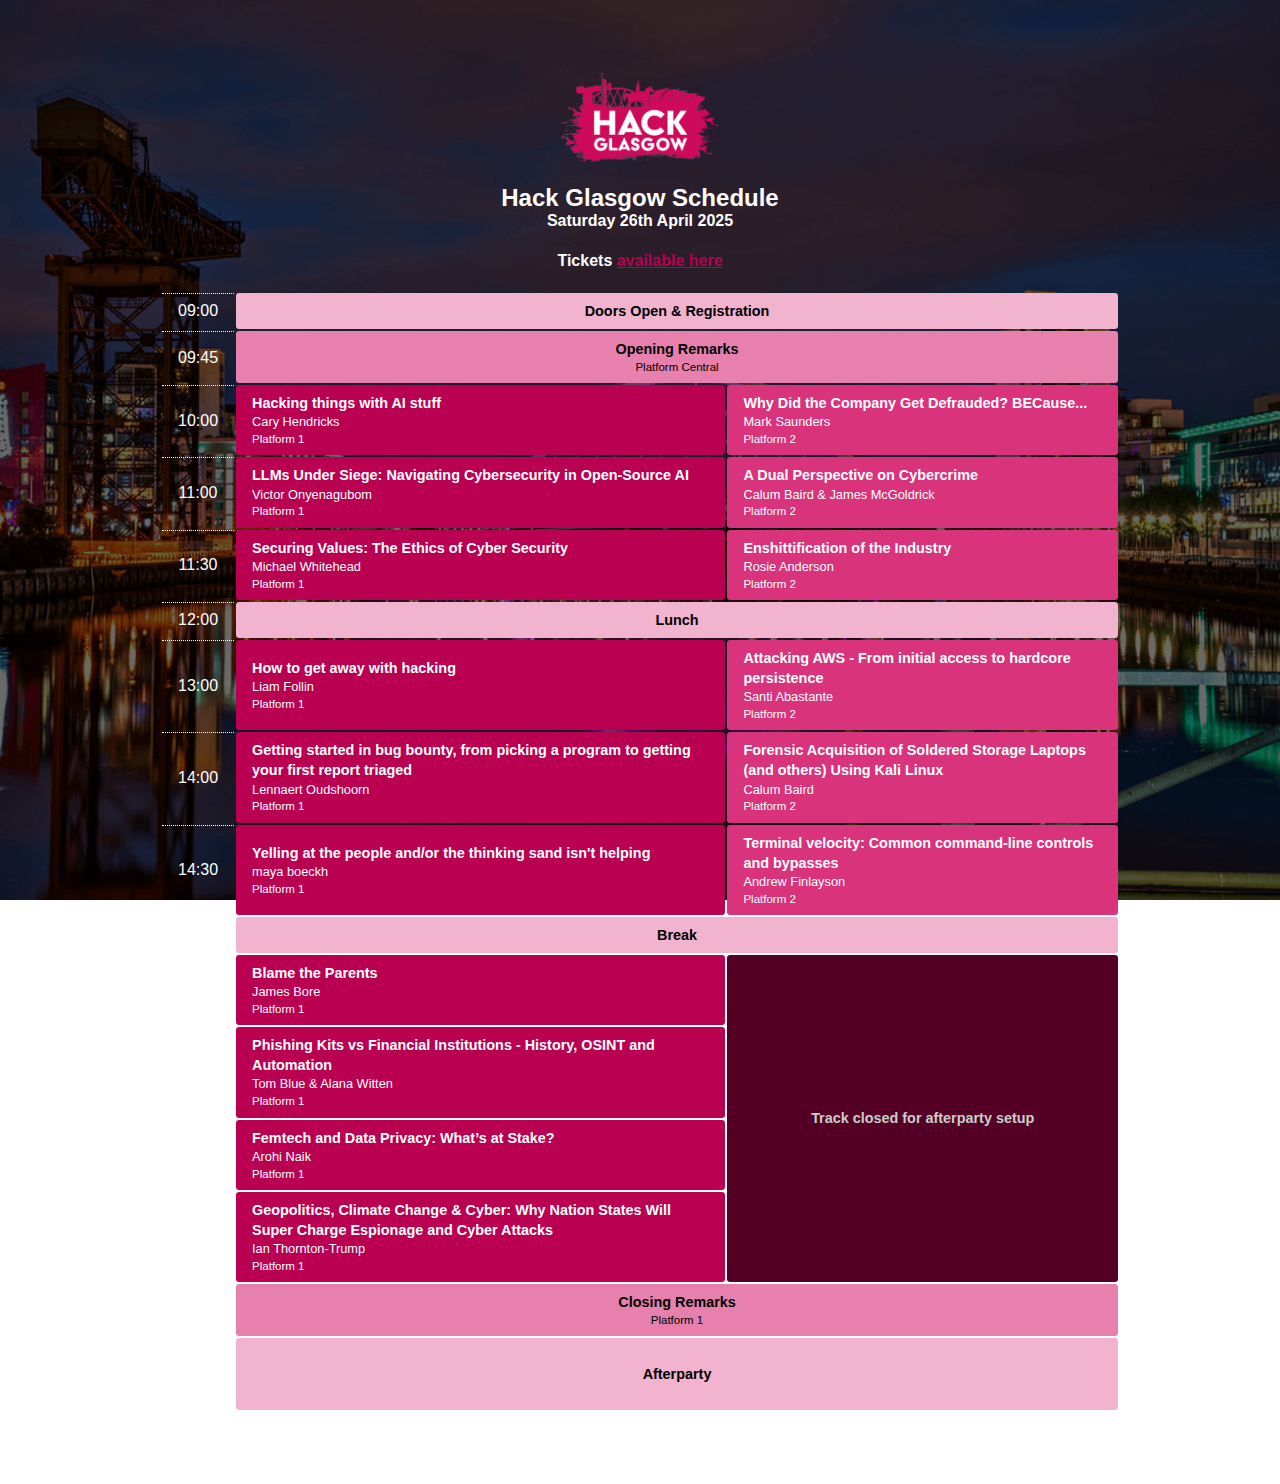
<file: index.html>
<!DOCTYPE html>
<html>
<head>
	<meta charset="utf-8">
	<meta name="viewport" content="width=device-width, initial-scale=1">
	<title>Hack Glasgow 2025 Schedule</title>
	<link rel="stylesheet" href="styles.css">
</head>
<body>
	<img class="hg-logo" src="logo.png">
	<h2>Hack Glasgow Schedule</h2>
	<h4>Saturday 26th April 2025</h4>
	<h4>Tickets <a href="https://hackglasgow.live">available here</a></h4>
	<table>
		<body>
			<tr>
				<th>09:00</th>
				<td colspan="4" rowspan="1" class="platform-general">Doors Open &amp; Registration</td>
			</tr>
			<tr>
				<th>09:45</th>
				<td colspan="4" class="platform-central">Opening Remarks<span class="stage">Platform Central</span></td>
			<tr>
				<th>10:00</th>
				<td colspan="2" rowspan="1" class="platform-one">Hacking things with AI stuff<span class="speaker">Cary Hendricks</span><span class="stage">Platform 1</span></td>
				<td colspan="2" rowspan="1" class="platform-two">Why Did the Company Get Defrauded? BECause...<span class="speaker">Mark Saunders</span><span class="stage">Platform 2</span></td>
			</tr>
			<tr>
				<th>11:00</th>
				<td colspan="2" class="platform-one">LLMs Under Siege: Navigating Cybersecurity in Open-Source AI<span class="speaker">Victor Onyenagubom</span><span class="stage">Platform 1</span></td>
				<td colspan="2" class="platform-two">A Dual Perspective on Cybercrime<span class="speaker">Calum Baird &amp; James McGoldrick</span><span class="stage">Platform 2</span></td>
			</tr>
			<tr>
				<th>11:30</th>
				<td colspan="2" class="platform-one">Securing Values: The Ethics of Cyber Security<span class="speaker">Michael Whitehead</span><span class="stage">Platform 1</span></td>
				<td colspan="2" class="platform-two">Enshittification of the Industry<span class="speaker">Rosie Anderson</span><span class="stage">Platform 2</span></td>
			</tr>
			<tr>
				<th>12:00</th>
				<td colspan="4" rowspan="1" class="platform-general">Lunch</td>
			</tr>
			<tr>
				<th>13:00</th>
				<td colspan="2" rowspan="1" class="platform-one">How to get away with hacking<span class="speaker">Liam Follin</span><span class="stage">Platform 1</span></td>
				<td colspan="2" rowspan="1" class="platform-two">Attacking AWS - From initial access to hardcore persistence<span class="speaker">Santi Abastante</span><span class="stage">Platform 2</span></td>
			</tr>
			<tr>
				<th>14:00</th>
				<td colspan="2" class="platform-one">Getting started in bug bounty, from picking a program to getting your first report triaged<span class="speaker">Lennaert Oudshoorn</span><span class="stage">Platform 1</span></td>
				<td colspan="2" class="platform-two">Forensic Acquisition of Soldered Storage Laptops (and others) Using Kali Linux<span class="speaker">Calum Baird</span><span class="stage">Platform 2</span></td>
			</tr>
			<tr>
				<th>14:30</th>
				<td colspan="2" class="platform-one">Yelling at the people and/or the thinking sand isn't helping<span class="speaker">maya boeckh</span><span class="stage">Platform 1</span></td>
				<td colspan="2" class="platform-two">Terminal velocity: Common command-line controls and bypasses<span class="speaker">Andrew Finlayson</span><span class="stage">Platform 2</span></td>
			</tr>
			<tr>
				<th>15:00</th>
				<td colspan="4" rowspan="1" class="platform-general">Break</td>
			</tr>
			<tr>
				<th>15:30</th>
				<td colspan="2" rowspan="1" class="platform-one">Blame the Parents<span class="speaker">James Bore</span><span class="stage">Platform 1</span></td>
				<td colspan="2" rowspan="4" class="platform-closed">Track closed for afterparty setup</td>
			</tr>
			<tr>
				<th>16:00</th>
				<td colspan="2" class="platform-one">Phishing Kits vs Financial Institutions - History, OSINT and Automation<span class="speaker">Tom Blue & Alana Witten</span><span class="stage">Platform 1</span></td>
			</tr>
			<tr>
				<th>16:30</th>
				<td colspan="2" class="platform-one">Femtech and Data Privacy: What’s at Stake?<span class="speaker">Arohi Naik</span><span class="stage">Platform 1</span></td>
			</tr>
			<tr>
				<th>17:00</th>
				<td colspan="2" rowspan="1" class="platform-one">Geopolitics, Climate Change & Cyber: Why Nation States Will Super Charge Espionage and Cyber Attacks<span class="speaker">Ian Thornton-Trump</span><span class="stage">Platform 1</span></td>
			</tr>
			<tr>
				<th>18:00</th>
				<td colspan="4" class="platform-central">Closing Remarks<span class="stage">Platform 1</span></td>
			</tr>
			<tr>
				<th>18:15</th>
				<td colspan="4" rowspan="2" class="platform-general">Afterparty</td>
			</tr>
			<tr>
				<th>00:00</th>
			</tr>
		</body>
	</table>
</body>
</html>
</file>
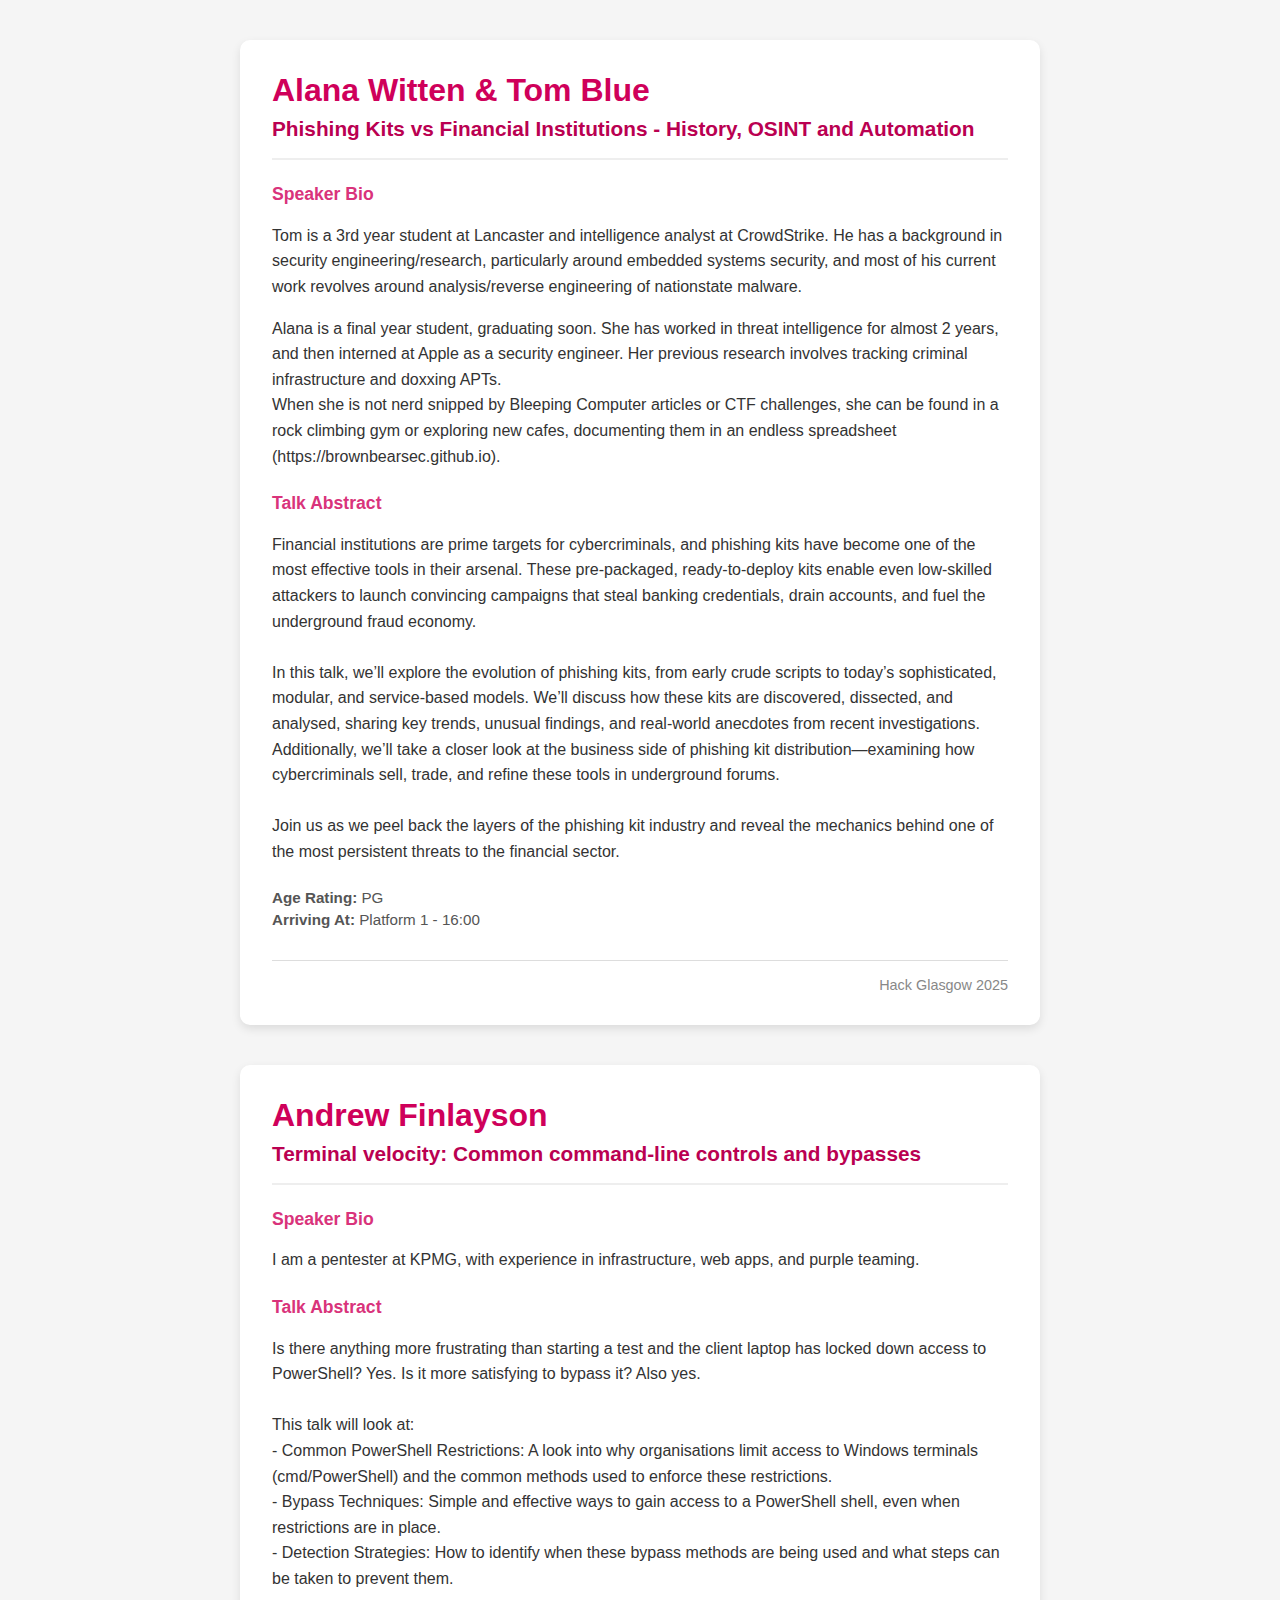
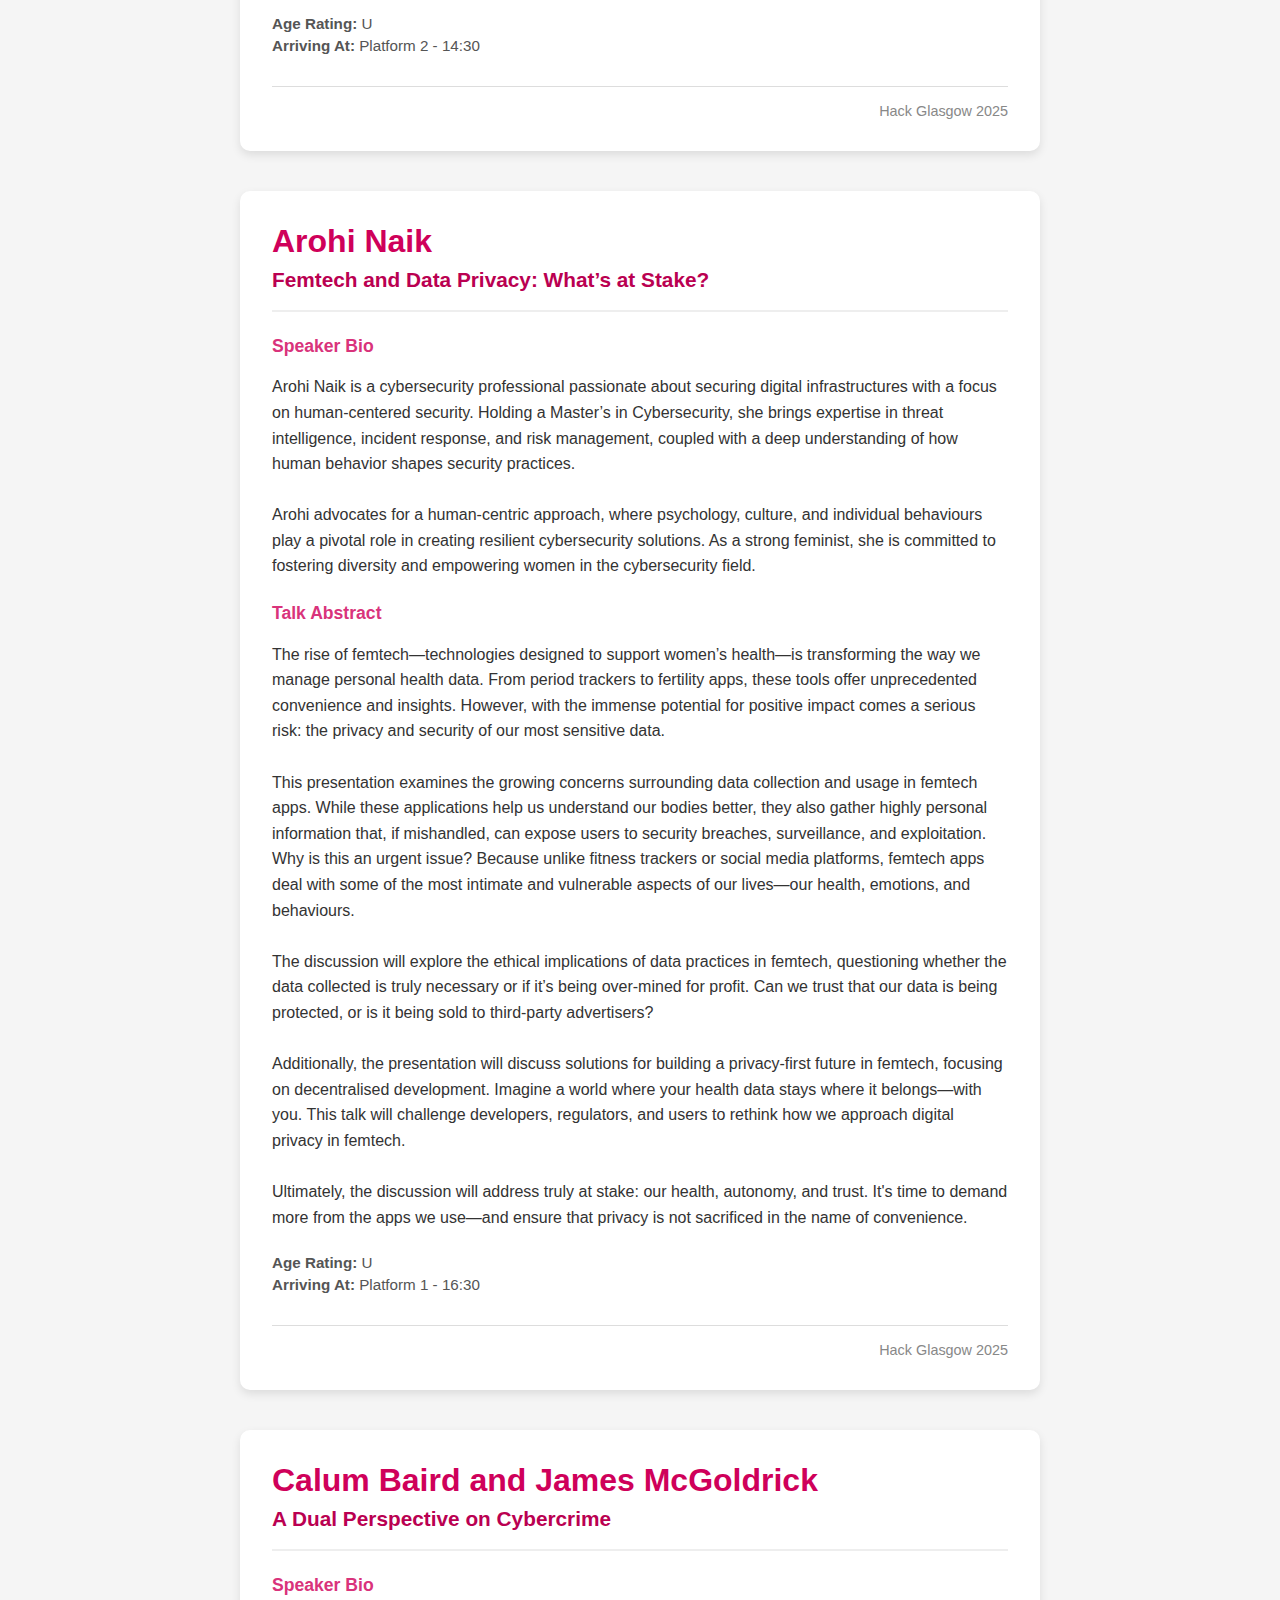
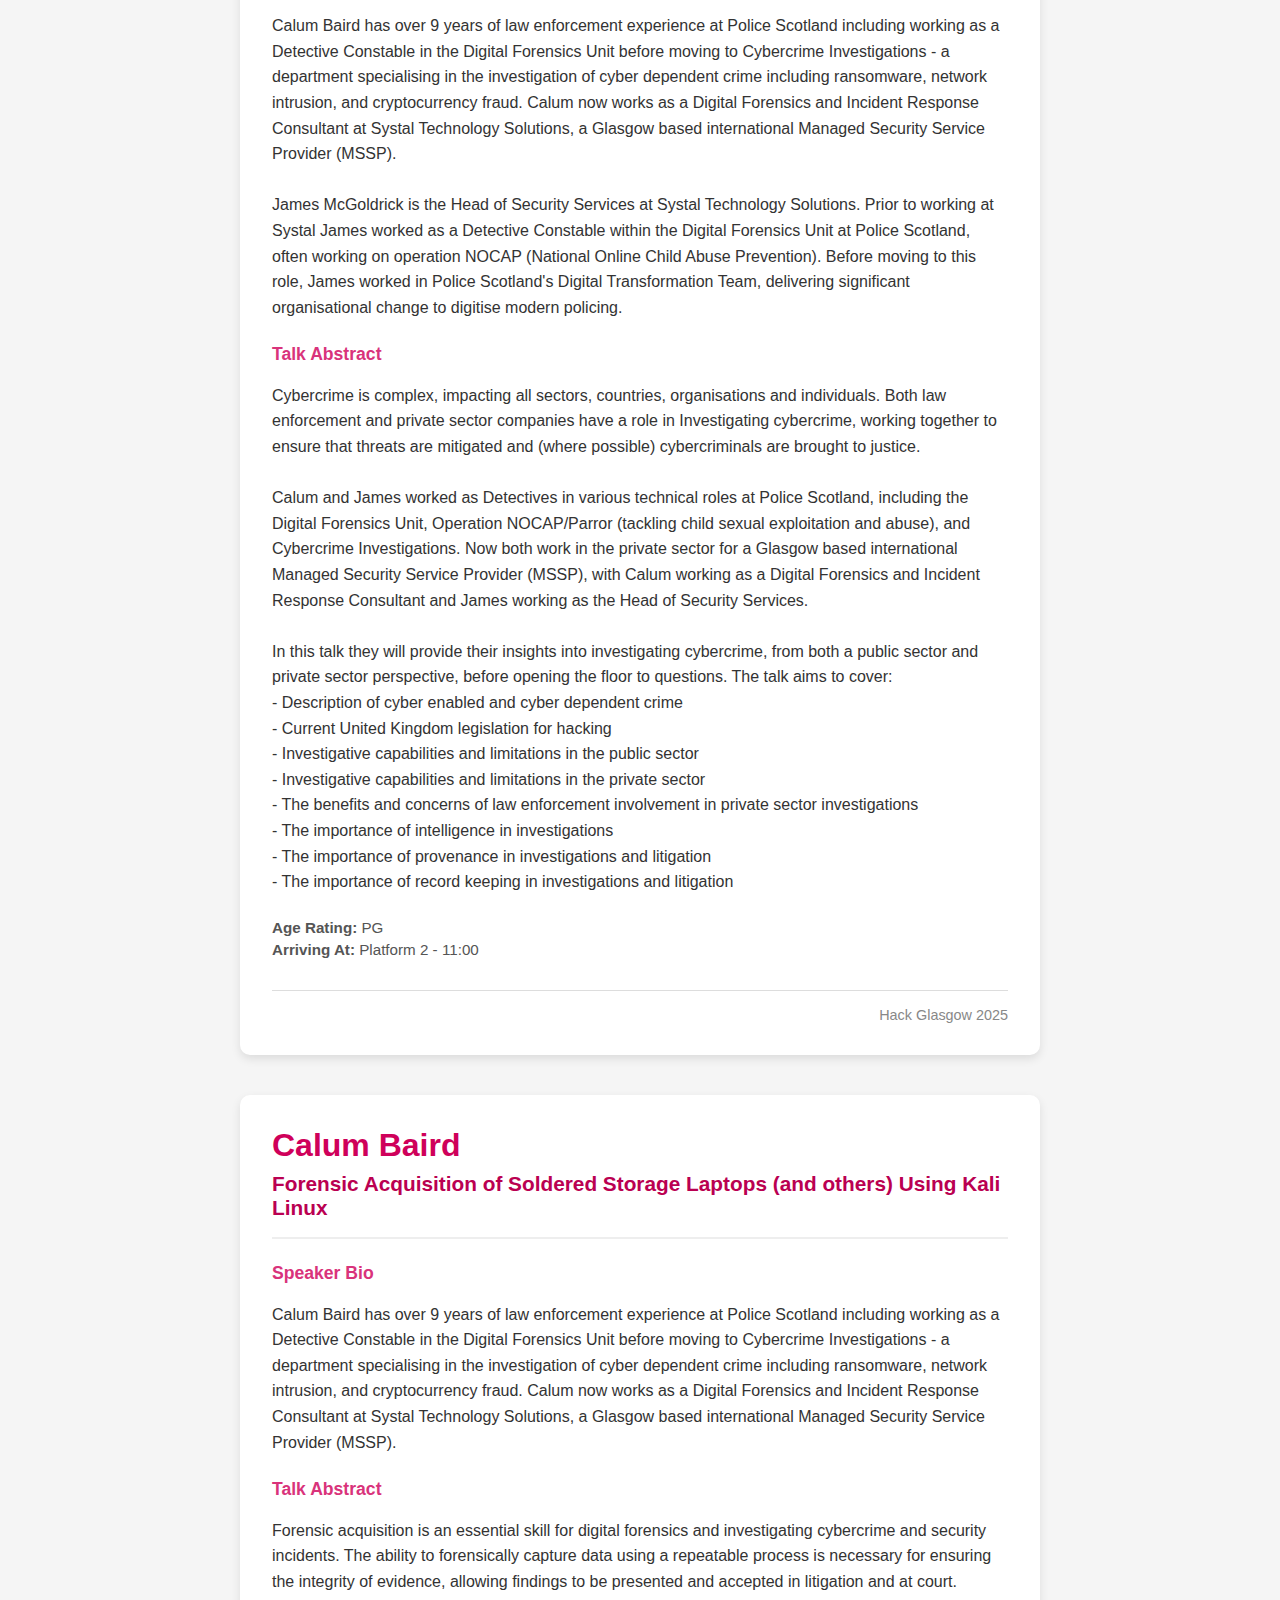
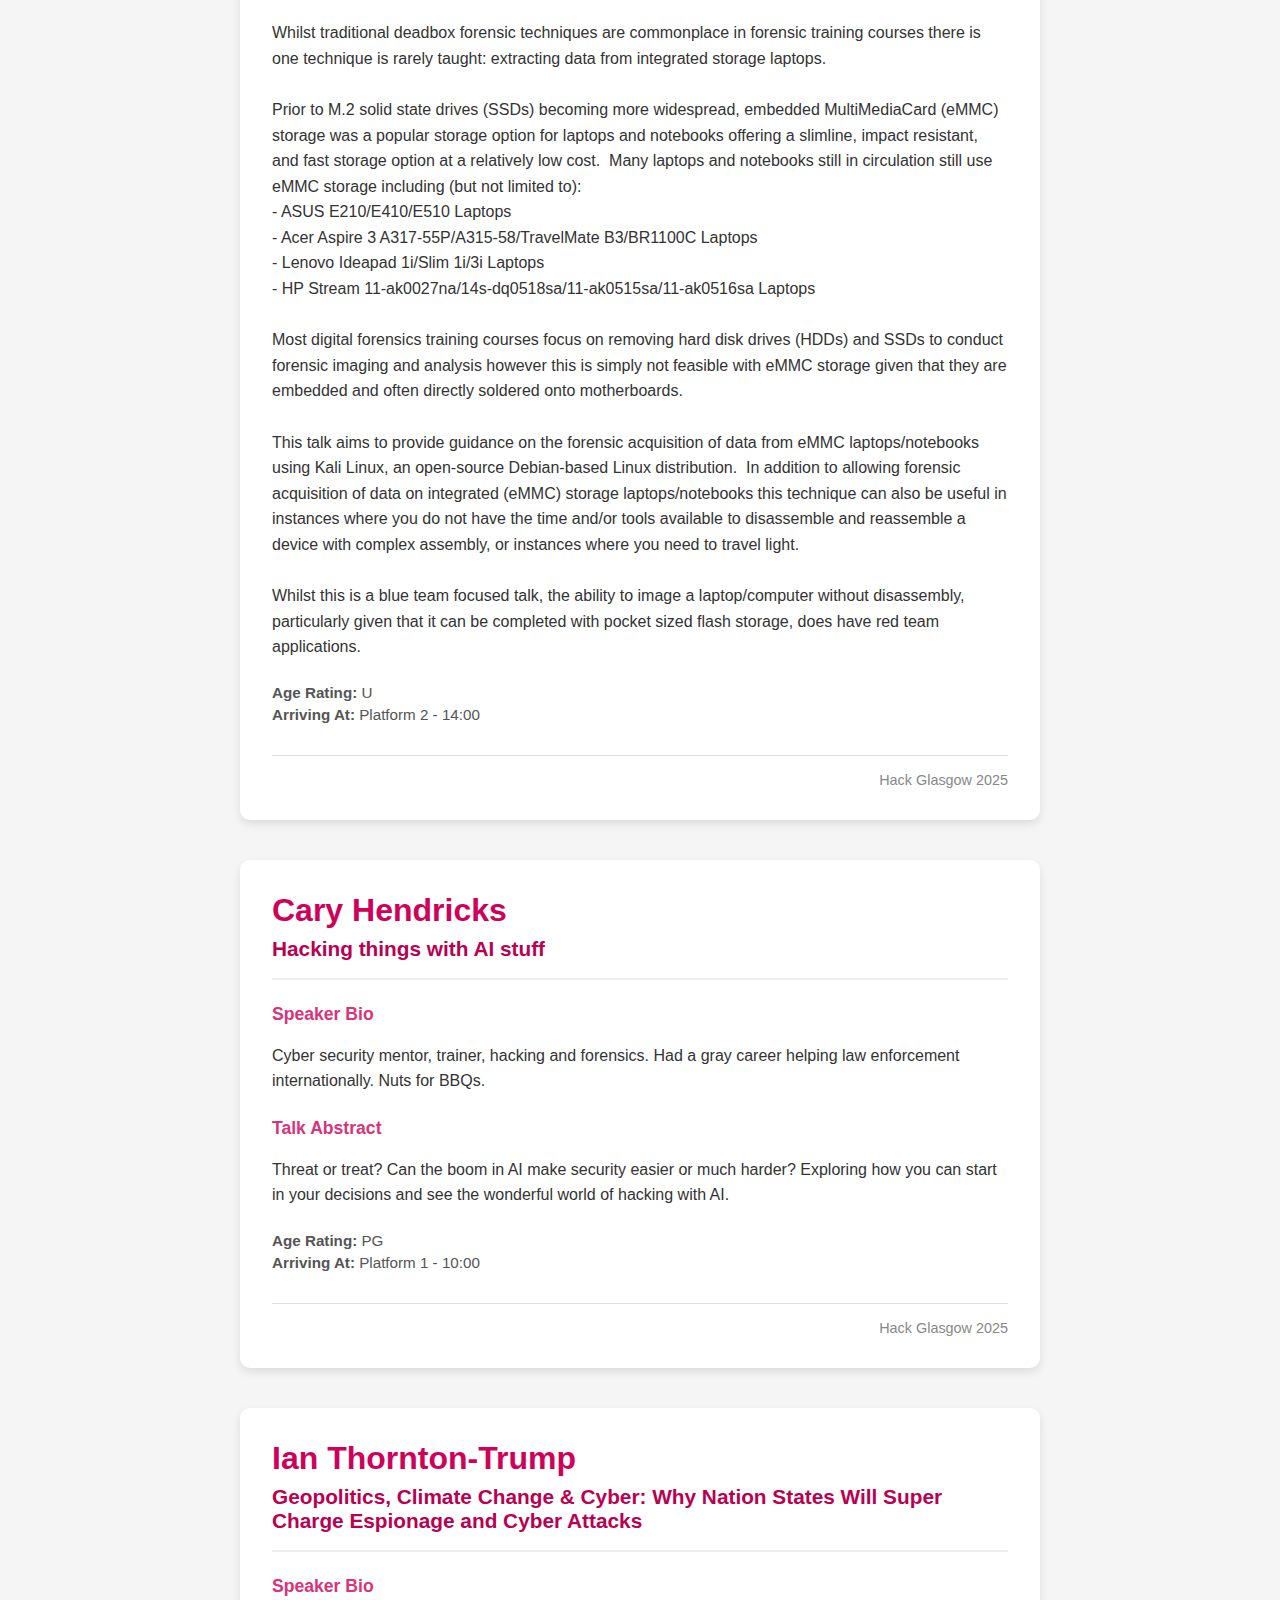
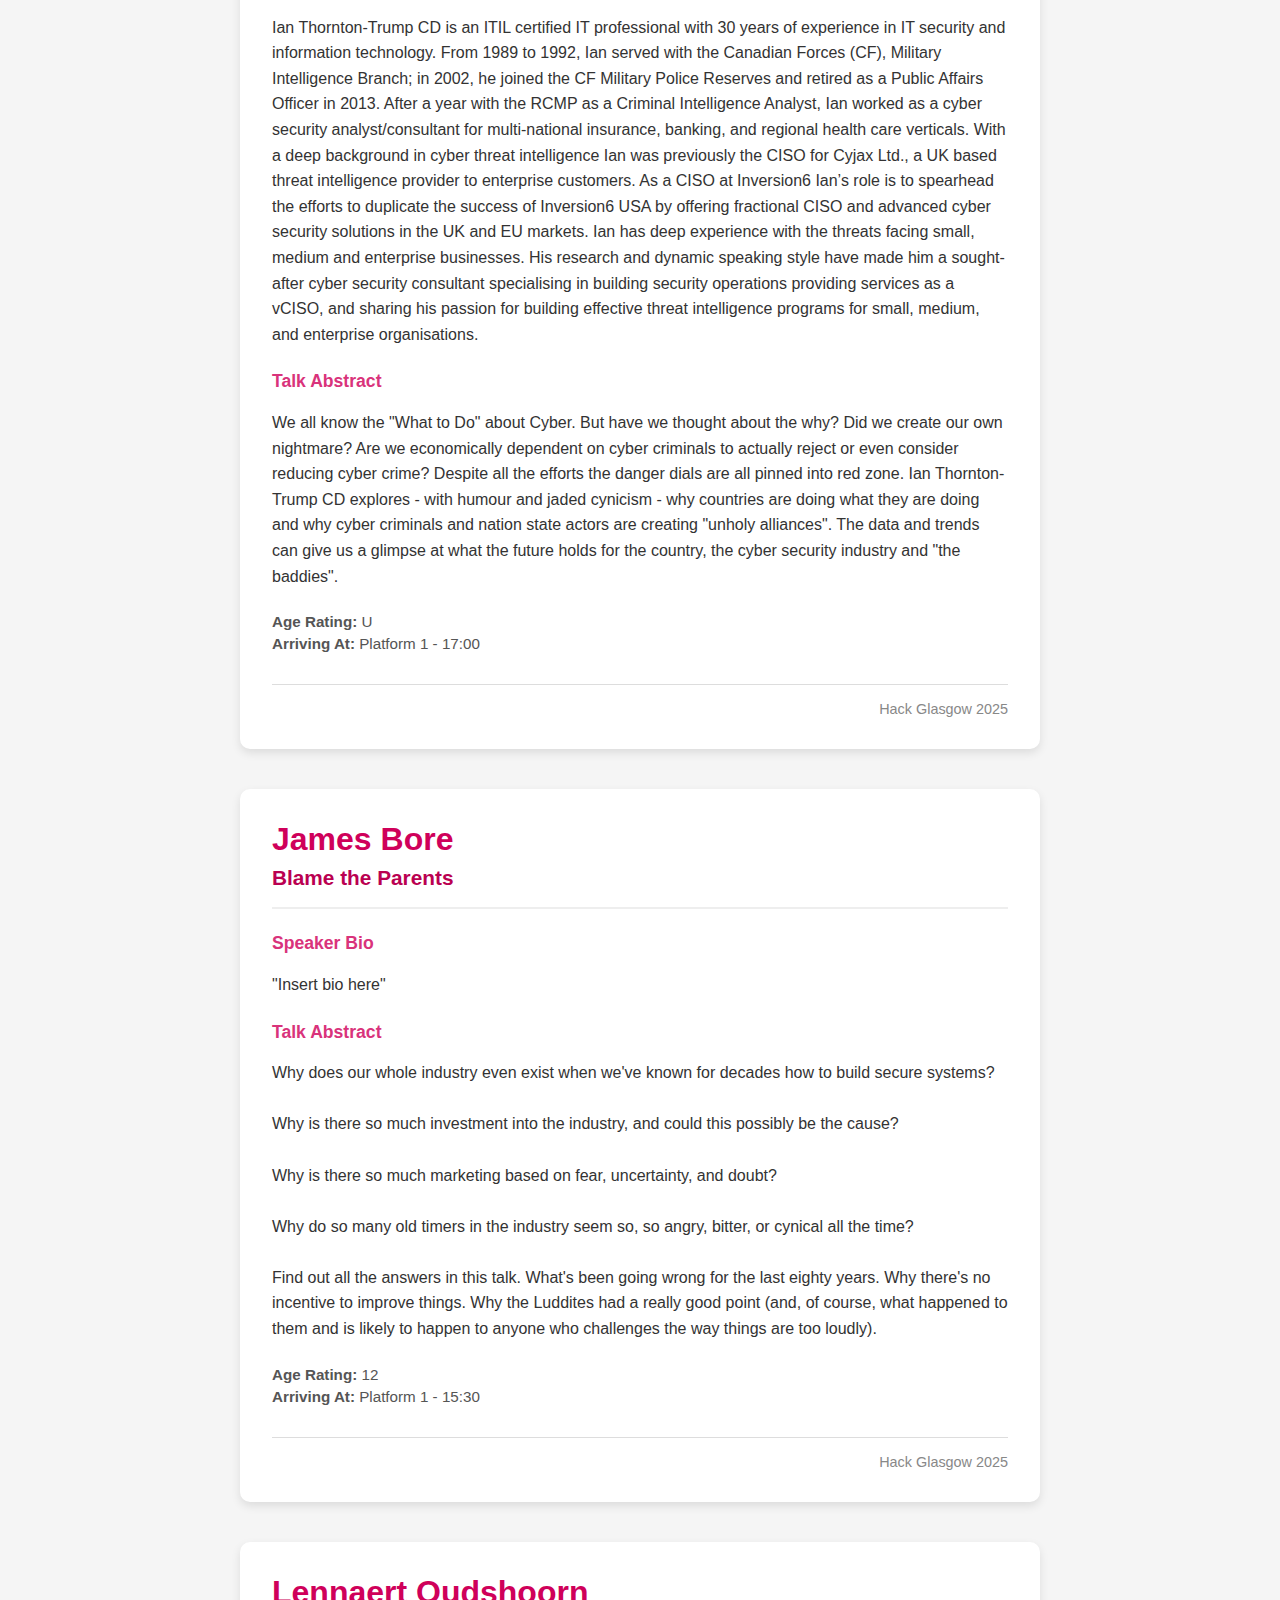
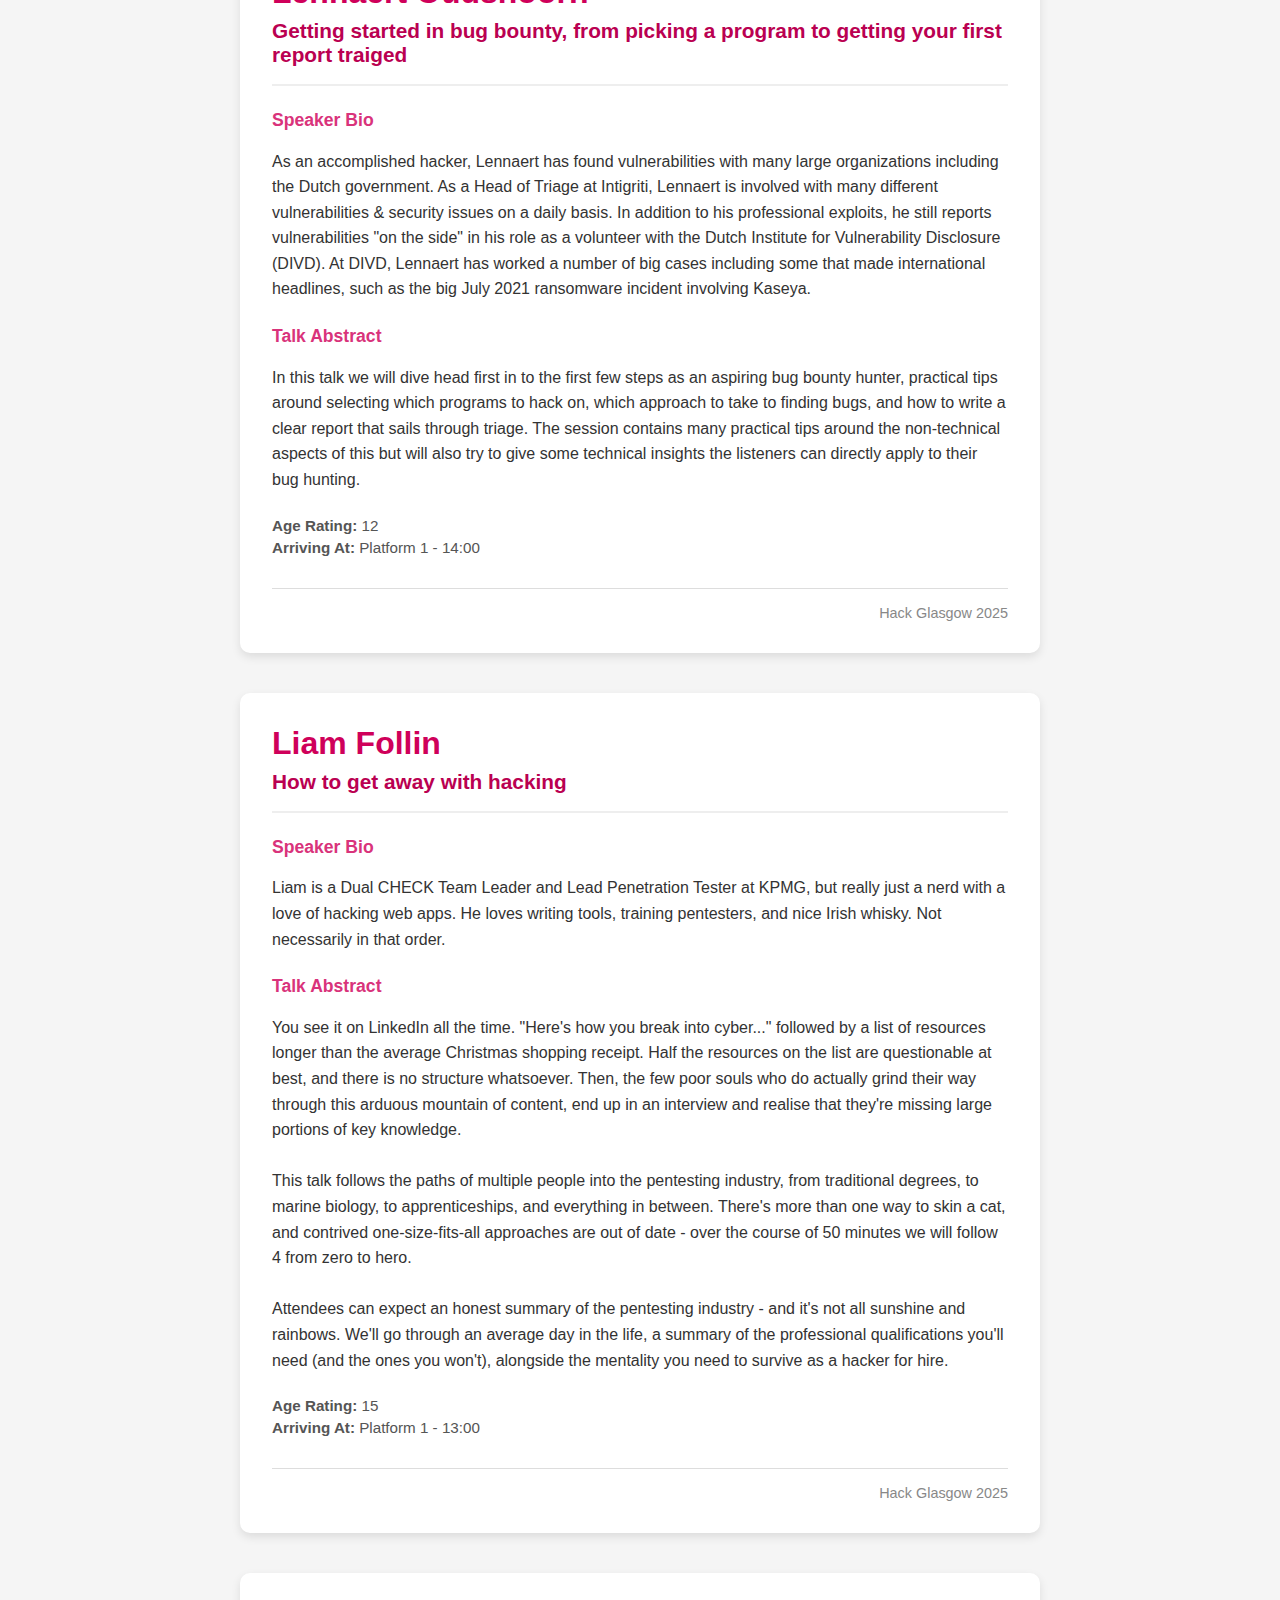
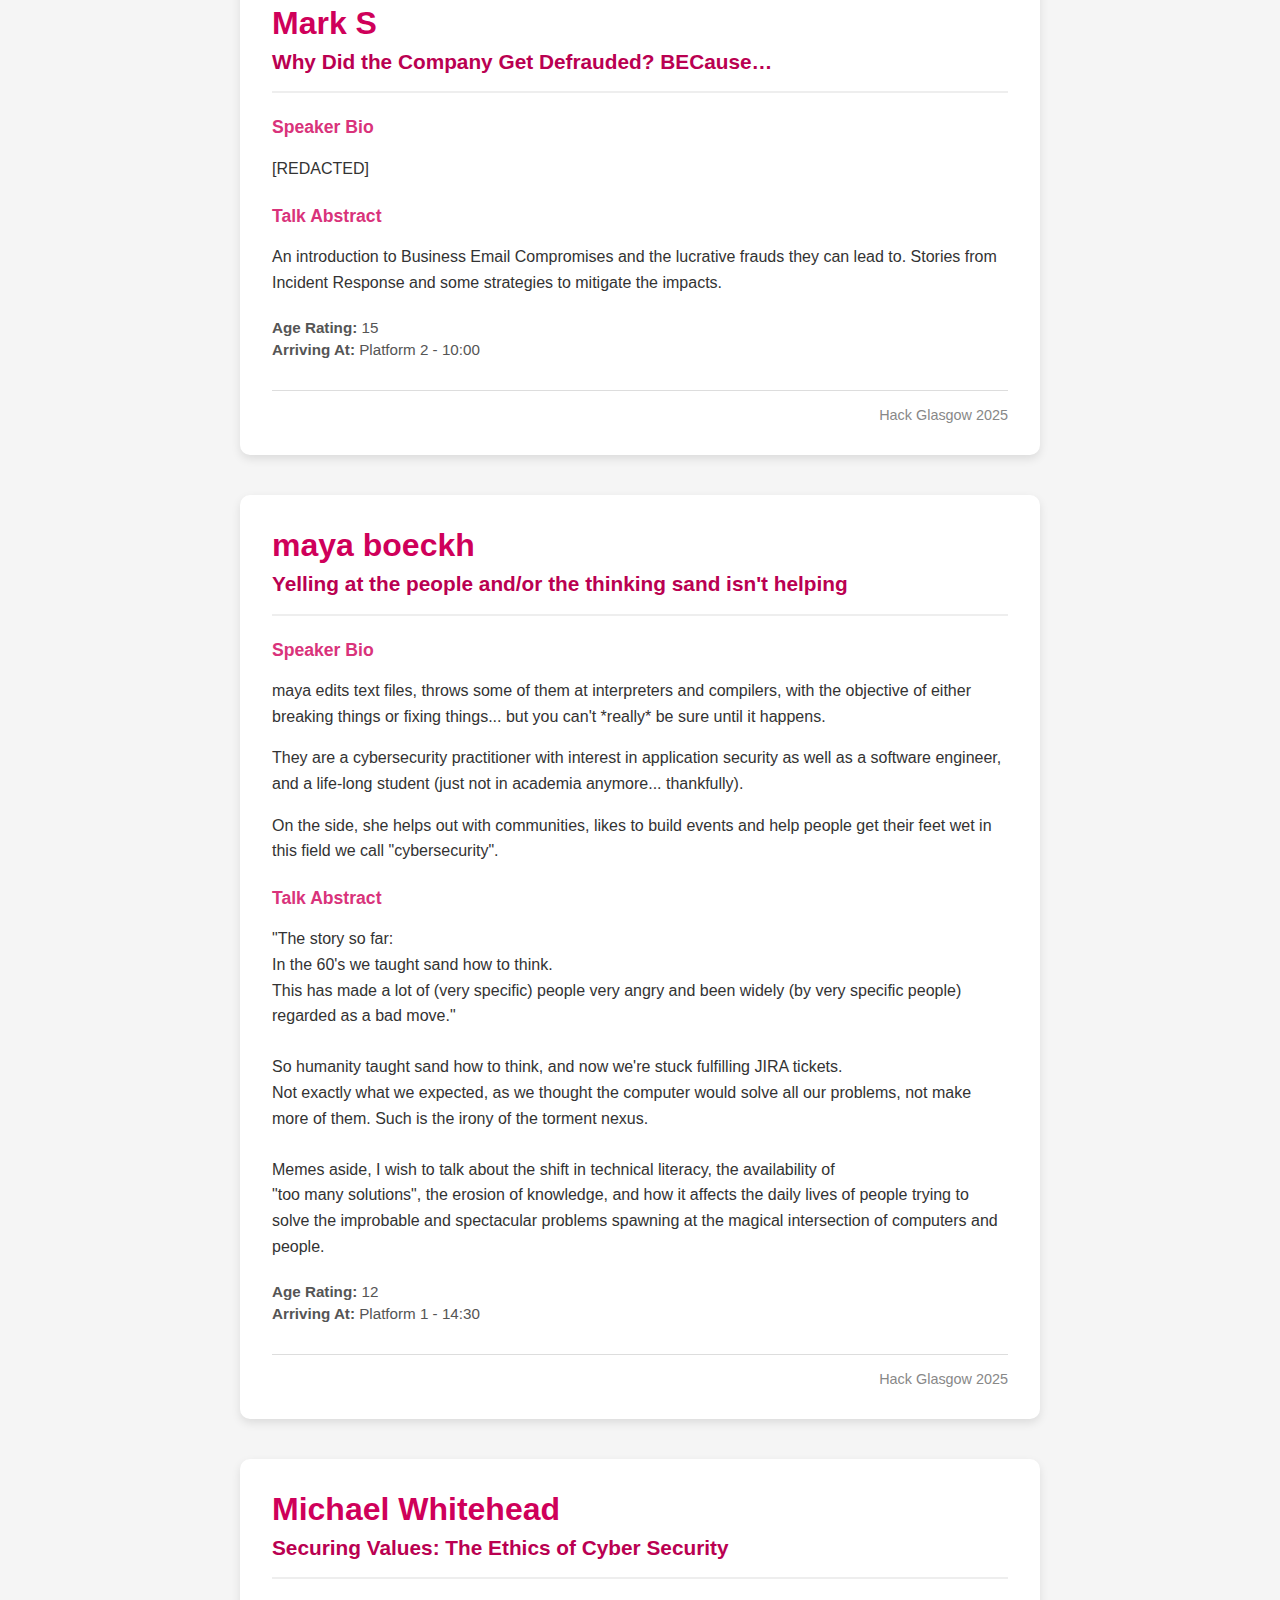
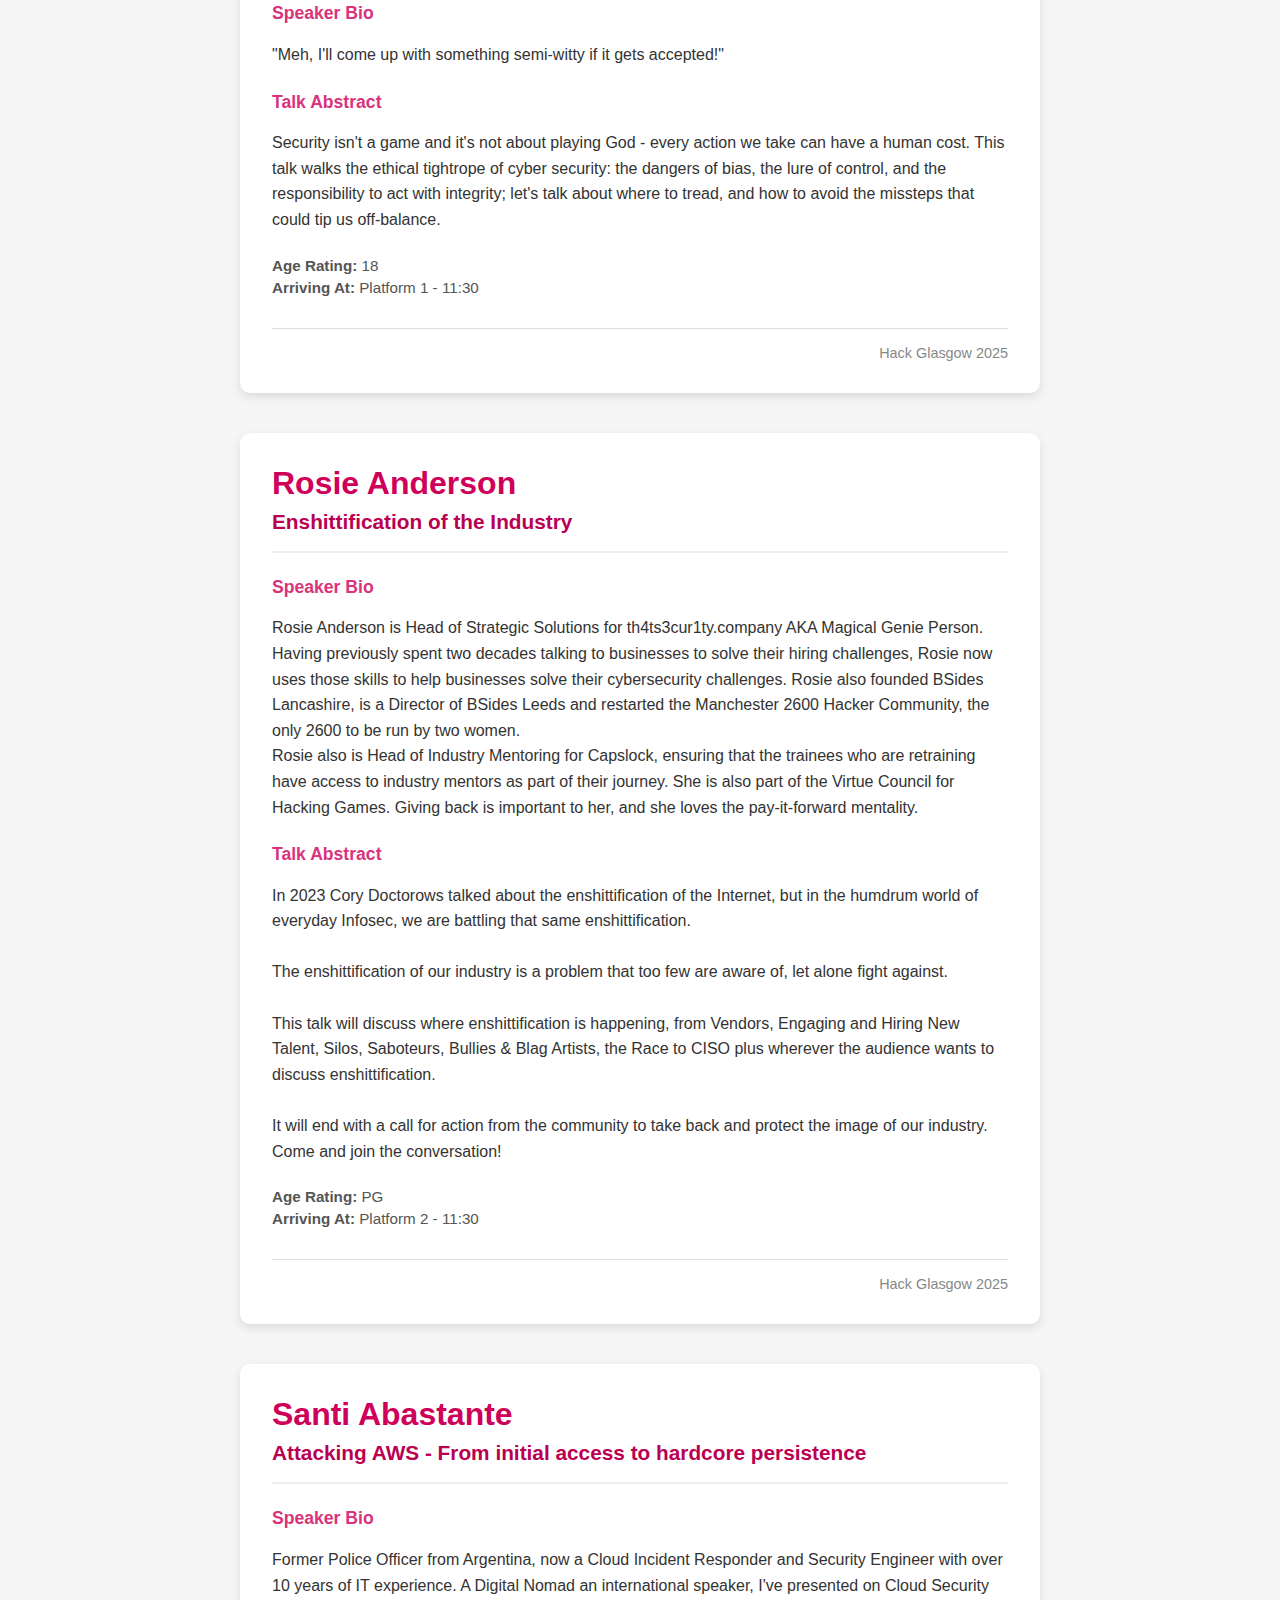
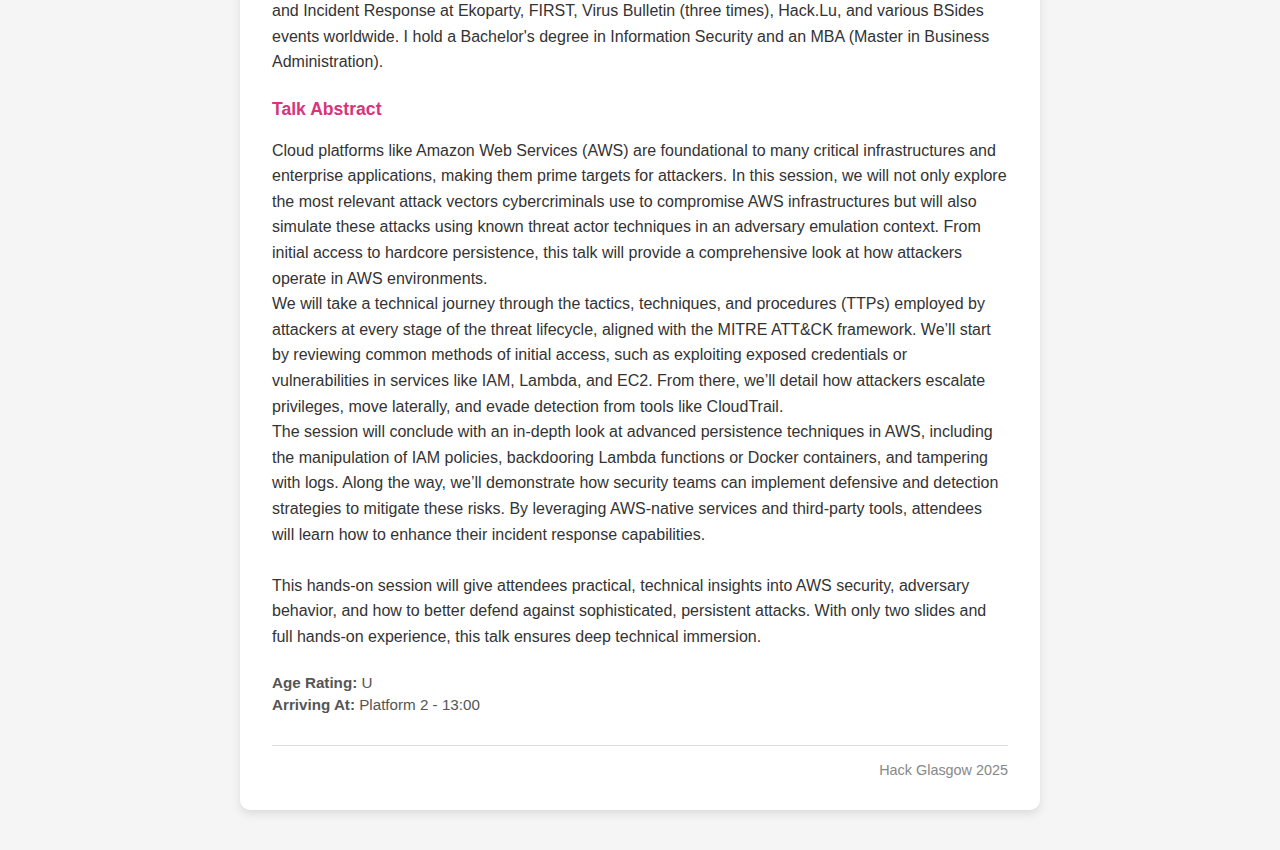
<file: speakers.html>
<!DOCTYPE html>
<html lang="en">
<head><meta charset="UTF-8">
  <meta name="viewport" content="width=device-width, initial-scale=1">
  <title>“Phishing Kits vs Financial Institutions - History, OSINT and Automation - Alana Witten & Tom Blue</title>
  <style>
    * { box-sizing: border-box; }
    body { margin: 0; padding: 0; font-family: -system-ui, -apple-system, BlinkMacSystemFont, sans-serif; background: #f5f5f5; color: #333; background-image: url('https://schedule.hackglasgow.live/glasgowbg.png');
  background-position: center;
  background-attachment: fixed;
  background-size: cover; }
    .container { max-width: 800px; margin: 40px auto; background: #fff; padding: 2rem; border-radius: 10px; box-shadow: 0 4px 10px rgba(0,0,0,0.1); }
    header { border-bottom: 2px solid #eee; margin-bottom: 1.5rem; }
    h1 { font-size: 2em; color: #CF005A; margin: 0; }
    h2 { font-size: 1.3em; color: #BA0051; margin-top: 0.5rem; }
    section { margin-bottom: 1.5rem; }
    h3 { color: #D9337B; font-size: 1.1em; }
    p { line-height: 1.6; }
    .meta { font-size: 0.95em; color: #555; margin-top: 10px; }
    .meta span { display: block; margin-top: 5px; }
    footer { margin-top: 2rem; border-top: 1px solid #ddd; padding-top: 1rem; font-size: 0.9em; color: #888; text-align: right; }
  </style>
</head>
<body>
  <div class="container">
    <header><h1>Alana Witten & Tom Blue</h1><h2>Phishing Kits vs Financial Institutions - History, OSINT and Automation</h2></header>
    <section><h3>Speaker Bio</h3><p>Tom is a 3rd year student at Lancaster and intelligence analyst at CrowdStrike. He has a background in security engineering/research, particularly around embedded systems security, and most of his current work revolves around analysis/reverse engineering of nationstate malware.<br>
      <p>
      Alana is a final year student, graduating soon. She has worked in threat intelligence for almost 2 years, and then interned at Apple as a security engineer. Her previous research involves tracking criminal infrastructure and doxxing APTs. <br>
      When she is not nerd snipped by Bleeping Computer articles or CTF challenges, she can be found in a rock climbing gym or exploring new cafes, documenting them in an endless spreadsheet (https://brownbearsec.github.io).</p></section>
    <section><h3>Talk Abstract</h3><p>Financial institutions are prime targets for cybercriminals, and phishing kits have become one of the most effective tools in their arsenal. These pre-packaged, ready-to-deploy kits enable even low-skilled attackers to launch convincing campaigns that steal banking credentials, drain accounts, and fuel the underground fraud economy.<br><br>In this talk, we’ll explore the evolution of phishing kits, from early crude scripts to today’s sophisticated, modular, and service-based models. We’ll discuss how these kits are discovered, dissected, and analysed, sharing key trends, unusual findings, and real-world anecdotes from recent investigations. Additionally, we’ll take a closer look at the business side of phishing kit distribution—examining how cybercriminals sell, trade, and refine these tools in underground forums.<br><br>Join us as we peel back the layers of the phishing kit industry and reveal the mechanics behind one of the most persistent threats to the financial sector.</p></section>
    <div class="meta">
      <span><strong>Age Rating:</strong> PG</span>
      <span><strong>Arriving At:</strong> Platform 1 - 16:00</span>
    </div>
    <footer>Hack Glasgow 2025</footer>
  </div>
  <div class="container">
    <header><h1>Andrew Finlayson</h1><h2>Terminal velocity: Common command-line controls and bypasses</h2></header>
    <section><h3>Speaker Bio</h3><p>I am a pentester at KPMG, with experience in infrastructure, web apps, and purple teaming.</p></section>
    <section><h3>Talk Abstract</h3><p>Is there anything more frustrating than starting a test and the client laptop has locked down access to PowerShell? Yes. Is it more satisfying to bypass it? Also yes.<br><br>This talk will look at:<br>- Common PowerShell Restrictions: A look into why organisations limit access to Windows terminals (cmd/PowerShell) and the common methods used to enforce these restrictions.<br>- Bypass Techniques: Simple and effective ways to gain access to a PowerShell shell, even when restrictions are in place.<br>- Detection Strategies: How to identify when these bypass methods are being used and what steps can be taken to prevent them.</p></section>
    <div class="meta">
      <span><strong>Age Rating:</strong> U</span>
      <span><strong>Arriving At:</strong> Platform 2 - 14:30</span>
    </div>
    <footer>Hack Glasgow 2025</footer>
  </div>
    <div class="container">
    <header><h1>Arohi Naik</h1><h2>Femtech and Data Privacy: What’s at Stake?</h2></header>
    <section><h3>Speaker Bio</h3><p>Arohi Naik is a cybersecurity professional passionate about securing digital infrastructures with a focus on human-centered security. Holding a Master’s in Cybersecurity, she brings expertise in threat intelligence, incident response, and risk management, coupled with a deep understanding of how human behavior shapes security practices.<br><br>Arohi advocates for a human-centric approach, where psychology, culture, and individual behaviours play a pivotal role in creating resilient cybersecurity solutions. As a strong feminist, she is committed to fostering diversity and empowering women in the cybersecurity field.</p></section>
    <section><h3>Talk Abstract</h3><p>The rise of femtech—technologies designed to support women’s health—is transforming the way we manage personal health data. From period trackers to fertility apps, these tools offer unprecedented convenience and insights. However, with the immense potential for positive impact comes a serious risk: the privacy and security of our most sensitive data.<br><br>This presentation examines the growing concerns surrounding data collection and usage in femtech apps. While these applications help us understand our bodies better, they also gather highly personal information that, if mishandled, can expose users to security breaches, surveillance, and exploitation. Why is this an urgent issue? Because unlike fitness trackers or social media platforms, femtech apps deal with some of the most intimate and vulnerable aspects of our lives—our health, emotions, and behaviours.<br><br>The discussion will explore the ethical implications of data practices in femtech, questioning whether the data collected is truly necessary or if it’s being over-mined for profit. Can we trust that our data is being protected, or is it being sold to third-party advertisers?<br><br>Additionally, the presentation will discuss solutions for building a privacy-first future in femtech, focusing on decentralised development. Imagine a world where your health data stays where it belongs—with you. This talk will challenge developers, regulators, and users to rethink how we approach digital privacy in femtech.<br><br>Ultimately, the discussion will address truly at stake: our health, autonomy, and trust. It's time to demand more from the apps we use—and ensure that privacy is not sacrificed in the name of convenience.</p></section>
    <div class="meta">
      <span><strong>Age Rating:</strong> U</span>
      <span><strong>Arriving At:</strong> Platform 1 - 16:30</span>
    </div>
    <footer>Hack Glasgow 2025</footer>
  </div>
  <div class="container">
    <header><h1>Calum Baird and James McGoldrick</h1><h2>A Dual Perspective on Cybercrime</h2></header>
    <section><h3>Speaker Bio</h3><p>Calum Baird has over 9 years of law enforcement experience at Police Scotland including working as a Detective Constable in the Digital Forensics Unit before moving to Cybercrime Investigations - a department specialising in the investigation of cyber dependent crime including ransomware, network intrusion, and cryptocurrency fraud. Calum now works as a Digital Forensics and Incident Response Consultant at Systal Technology Solutions, a Glasgow based international Managed Security Service Provider (MSSP).<br><br>James McGoldrick is the Head of Security Services at Systal Technology Solutions. Prior to working at Systal James worked as a Detective Constable within the Digital Forensics Unit at Police Scotland, often working on operation NOCAP (National Online Child Abuse Prevention). Before moving to this role, James worked in Police Scotland's Digital Transformation Team, delivering significant organisational change to digitise modern policing.</p></section>
    <section><h3>Talk Abstract</h3><p>Cybercrime is complex, impacting all sectors, countries, organisations and individuals. Both law enforcement and private sector companies have a role in Investigating cybercrime, working together to ensure that threats are mitigated and (where possible) cybercriminals are brought to justice.<br><br>Calum and James worked as Detectives in various technical roles at Police Scotland, including the Digital Forensics Unit, Operation NOCAP/Parror (tackling child sexual exploitation and abuse), and Cybercrime Investigations. Now both work in the private sector for a Glasgow based international Managed Security Service Provider (MSSP), with Calum working as a Digital Forensics and Incident Response Consultant and James working as the Head of Security Services.<br><br>In this talk they will provide their insights into investigating cybercrime, from both a public sector and private sector perspective, before opening the floor to questions. The talk aims to cover:<br> - Description of cyber enabled and cyber dependent crime<br> - Current United Kingdom legislation for hacking<br> - Investigative capabilities and limitations in the public sector <br> - Investigative capabilities and limitations in the private sector<br> - The benefits and concerns of law enforcement involvement in private sector investigations<br> - The importance of intelligence in investigations<br> - The importance of provenance in investigations and litigation<br> - The importance of record keeping in investigations and litigation</p></section>
    <div class="meta">
      <span><strong>Age Rating:</strong> PG</span>
      <span><strong>Arriving At:</strong> Platform 2 - 11:00</span>
    </div>
    <footer>Hack Glasgow 2025</footer>
  </div>
  <div class="container">
    <header><h1>Calum Baird</h1><h2>Forensic Acquisition of Soldered Storage Laptops (and others) Using Kali Linux</h2></header>
    <section><h3>Speaker Bio</h3><p>Calum Baird has over 9 years of law enforcement experience at Police Scotland including working as a Detective Constable in the Digital Forensics Unit before moving to Cybercrime Investigations - a department specialising in the investigation of cyber dependent crime including ransomware, network intrusion, and cryptocurrency fraud. Calum now works as a Digital Forensics and Incident Response Consultant at Systal Technology Solutions, a Glasgow based international Managed Security Service Provider (MSSP).</p></section>
    <section><h3>Talk Abstract</h3><p>Forensic acquisition is an essential skill for digital forensics and investigating cybercrime and security incidents. The ability to forensically capture data using a repeatable process is necessary for ensuring the integrity of evidence, allowing findings to be presented and accepted in litigation and at court.<br><br>Whilst traditional deadbox forensic techniques are commonplace in forensic training courses there is one technique is rarely taught: extracting data from integrated storage laptops. <br><br>Prior to M.2 solid state drives (SSDs) becoming more widespread, embedded MultiMediaCard (eMMC) storage was a popular storage option for laptops and notebooks offering a slimline, impact resistant, and fast storage option at a relatively low cost.  Many laptops and notebooks still in circulation still use eMMC storage including (but not limited to):<br> - ASUS E210/E410/E510 Laptops<br> - Acer Aspire 3 A317-55P/A315-58/TravelMate B3/BR1100C Laptops<br> - Lenovo Ideapad 1i/Slim 1i/3i Laptops<br> - HP Stream 11-ak0027na/14s-dq0518sa/11-ak0515sa/11-ak0516sa Laptops<br><br>Most digital forensics training courses focus on removing hard disk drives (HDDs) and SSDs to conduct forensic imaging and analysis however this is simply not feasible with eMMC storage given that they are embedded and often directly soldered onto motherboards.<br><br>This talk aims to provide guidance on the forensic acquisition of data from eMMC laptops/notebooks using Kali Linux, an open-source Debian-based Linux distribution.  In addition to allowing forensic acquisition of data on integrated (eMMC) storage laptops/notebooks this technique can also be useful in instances where you do not have the time and/or tools available to disassemble and reassemble a device with complex assembly, or instances where you need to travel light.<br><br>Whilst this is a blue team focused talk, the ability to image a laptop/computer without disassembly, particularly given that it can be completed with pocket sized flash storage, does have red team applications.</p></section>
    <div class="meta">
      <span><strong>Age Rating:</strong> U</span>
      <span><strong>Arriving At:</strong> Platform 2 - 14:00</span>
    </div>
    <footer>Hack Glasgow 2025</footer>
  </div>
  <div class="container">
    <header><h1>Cary Hendricks</h1><h2>Hacking things with AI stuff</h2></header>
    <section><h3>Speaker Bio</h3><p>Cyber security mentor, trainer, hacking and forensics. Had a gray career helping law enforcement internationally. Nuts for BBQs.</p></section>
    <section><h3>Talk Abstract</h3><p>Threat or treat? Can the boom in AI make security easier or much harder? Exploring how you can start in your decisions and see the wonderful world of hacking with AI.</p></section>
    <div class="meta">
      <span><strong>Age Rating:</strong> PG</span>
      <span><strong>Arriving At:</strong> Platform 1 - 10:00</span>
    </div>
    <footer>Hack Glasgow 2025</footer>
  </div>
  <div class="container">
    <header><h1>Ian Thornton-Trump</h1><h2>Geopolitics, Climate Change & Cyber: Why Nation States Will Super Charge Espionage and Cyber Attacks </h2></header>
    <section><h3>Speaker Bio</h3><p>Ian Thornton-Trump CD is an ITIL certified IT professional with 30 years of experience in IT security and information technology. From 1989 to 1992, Ian served with the Canadian Forces (CF), Military Intelligence Branch; in 2002, he joined the CF Military Police Reserves and retired as a Public Affairs Officer in 2013. After a year with the RCMP as a Criminal Intelligence Analyst, Ian worked as a cyber security analyst/consultant for multi-national insurance, banking, and regional health care verticals. With a deep background in cyber threat intelligence Ian was previously the CISO for Cyjax Ltd., a UK based threat intelligence provider to enterprise customers. As a CISO at Inversion6 Ian’s role is to spearhead the efforts to duplicate the success of Inversion6 USA by offering fractional CISO and advanced cyber security solutions in the UK and EU markets. Ian has deep experience with the threats facing small, medium and enterprise businesses. His research and dynamic speaking style have made him a sought-after cyber security consultant specialising in building security operations providing services as a vCISO, and sharing his passion for building effective threat intelligence programs for small, medium, and enterprise organisations.</p></section>
    <section><h3>Talk Abstract</h3><p>We all know the "What to Do" about Cyber. But have we thought about the why? Did we create our own nightmare? Are we economically dependent on cyber criminals to actually reject or even consider reducing cyber crime? Despite all the efforts the danger dials are all pinned into red zone. Ian Thornton-Trump CD explores - with humour and jaded cynicism - why countries are doing what they are doing and why cyber criminals and nation state actors are creating "unholy alliances". The data and trends can give us a glimpse at what the future holds for the country, the cyber security industry and "the baddies".</p></section>
    <div class="meta">
      <span><strong>Age Rating:</strong> U</span>
      <span><strong>Arriving At:</strong> Platform 1 - 17:00</span>
    </div>
    <footer>Hack Glasgow 2025</footer>
  </div>
  <div class="container">
    <header><h1>James Bore</h1><h2>Blame the Parents</h2></header>
    <section><h3>Speaker Bio</h3><p>"Insert bio here"</p></section>
    <section><h3>Talk Abstract</h3><p>Why does our whole industry even exist when we've known for decades how to build secure systems?<br><br>Why is there so much investment into the industry, and could this possibly be the cause?<br><br>Why is there so much marketing based on fear, uncertainty, and doubt?<br><br>Why do so many old timers in the industry seem so, so angry, bitter, or cynical all the time?<br><br>Find out all the answers in this talk. What's been going wrong for the last eighty years. Why there's no incentive to improve things. Why the Luddites had a really good point (and, of course, what happened to them and is likely to happen to anyone who challenges the way things are too loudly).</p></section>
    <div class="meta">
      <span><strong>Age Rating:</strong> 12</span>
      <span><strong>Arriving At:</strong> Platform 1 - 15:30</span>
    </div>
    <footer>Hack Glasgow 2025</footer>
  </div>
  <div class="container">
    <header><h1>Lennaert Oudshoorn</h1><h2>Getting started in bug bounty, from picking a program to getting your first report traiged</h2></header>
    <section><h3>Speaker Bio</h3><p>As an accomplished hacker, Lennaert has found vulnerabilities with many large organizations including the Dutch government. As a Head of Triage at Intigriti, Lennaert is involved with many different vulnerabilities & security issues on a daily basis. In addition to his professional exploits, he still reports vulnerabilities "on the side" in his role as a volunteer with the Dutch Institute for Vulnerability Disclosure (DIVD). At DIVD,  Lennaert has worked a number of  big cases including some that made international headlines, such as the big July 2021 ransomware incident involving Kaseya.</p></section>
    <section><h3>Talk Abstract</h3><p>In this talk we will dive head first in to the first few steps as an aspiring bug bounty hunter, practical tips around selecting which programs to hack on, which approach to take to finding bugs, and how to write a clear report that sails through triage. The session contains many practical tips around the non-technical aspects of this but will also try to give some technical insights the listeners can directly apply to their bug hunting.</p></section>
    <div class="meta">
      <span><strong>Age Rating:</strong> 12</span>
      <span><strong>Arriving At:</strong> Platform 1 - 14:00</span>
    </div>
    <footer>Hack Glasgow 2025</footer>
  </div>
  <div class="container">
    <header><h1>Liam Follin</h1><h2>How to get away with hacking</h2></header>
    <section><h3>Speaker Bio</h3><p>Liam is a Dual CHECK Team Leader and Lead Penetration Tester at KPMG, but really just a nerd with a love of hacking web apps. He loves writing tools, training pentesters, and nice Irish whisky. Not necessarily in that order.</p></section>
    <section><h3>Talk Abstract</h3><p>You see it on LinkedIn all the time. "Here's how you break into cyber..." followed by a list of resources longer than the average Christmas shopping receipt. Half the resources on the list are questionable at best, and there is no structure whatsoever. Then, the few poor souls who do actually grind their way through this arduous mountain of content, end up in an interview and realise that they're missing large portions of key knowledge.<br><br>This talk follows the paths of multiple people into the pentesting industry, from traditional degrees, to marine biology, to apprenticeships, and everything in between. There's more than one way to skin a cat, and contrived one-size-fits-all approaches are out of date - over the course of 50 minutes we will follow 4 from zero to hero. <br><br>Attendees can expect an honest summary of the pentesting industry - and it's not all sunshine and rainbows. We'll go through an average day in the life, a summary of the professional qualifications you'll need (and the ones you won't), alongside the mentality you need to survive as a hacker for hire.</p></section>
    <div class="meta">
      <span><strong>Age Rating:</strong> 15</span>
      <span><strong>Arriving At:</strong> Platform 1 - 13:00</span>
    </div>
    <footer>Hack Glasgow 2025</footer>
  </div>
  <div class="container">
    <header><h1>Mark S</h1><h2>Why Did the Company Get Defrauded? BECause…</h2></header>
    <section><h3>Speaker Bio</h3><p>[REDACTED]</p></section>
    <section><h3>Talk Abstract</h3><p>An introduction to Business Email Compromises and the lucrative frauds they can lead to. Stories from Incident Response and some strategies to mitigate the impacts.</p></section>
    <div class="meta">
      <span><strong>Age Rating:</strong> 15</span>
      <span><strong>Arriving At:</strong> Platform 2 - 10:00</span>
    </div>
    <footer>Hack Glasgow 2025</footer>
  </div>
  <div class="container">
    <header><h1>maya boeckh</h1><h2>Yelling at the people and/or the thinking sand isn't helping</h2></header>
    <section><h3>Speaker Bio</h3><p><p>maya edits text files, throws some of them at interpreters and compilers, with the objective of either breaking things or fixing things... but you can't *really* be sure until it happens.</p>

      <p>They are a cybersecurity practitioner with interest in application security as well as a software engineer, and a life-long student (just not in academia anymore... thankfully).</p>
      
      <p>On the side, she helps out with communities, likes to build events and help people get their feet wet in this field we call &quot;cybersecurity&quot;.</p></p></section>
    <section><h3>Talk Abstract</h3><p>"The story so far:<br>In the 60's we taught sand how to think.<br>This has made a lot of (very specific) people very angry and been widely (by very specific people) regarded as a bad move."<br><br>So humanity taught sand how to think, and now we're stuck fulfilling JIRA tickets.<br>Not exactly what we expected, as we thought the computer would solve all our problems, not make more of them. Such is the irony of the torment nexus.<br><br>Memes aside, I wish to talk about the shift in technical literacy, the availability of <br>"too many solutions", the erosion of knowledge, and how it affects the daily lives of people trying to solve the improbable and spectacular problems spawning at the magical intersection of computers and people.</p></section>
    <div class="meta">
      <span><strong>Age Rating:</strong> 12</span>
      <span><strong>Arriving At:</strong> Platform 1 - 14:30</span>
    </div>
    <footer>Hack Glasgow 2025</footer>
  </div>
  <div class="container">
    <header><h1>Michael Whitehead</h1><h2>Securing Values: The Ethics of Cyber Security</h2></header>
    <section><h3>Speaker Bio</h3><p>"Meh, I'll come up with something semi-witty if it gets accepted!"</p></section>
    <section><h3>Talk Abstract</h3><p>Security isn't a game and it's not about playing God - every action we take can have a human cost. This talk walks the ethical tightrope of cyber security: the dangers of bias, the lure of control, and the responsibility to act with integrity; let's talk about where to tread, and how to avoid the missteps that could tip us off-balance.</p></section>
    <div class="meta">
      <span><strong>Age Rating:</strong> 18</span>
      <span><strong>Arriving At:</strong> Platform 1 - 11:30</span>
    </div>
    <footer>Hack Glasgow 2025</footer>
  </div>
  <div class="container">
    <header><h1>Rosie Anderson</h1><h2>Enshittification of the Industry</h2></header>
    <section><h3>Speaker Bio</h3><p><p>Rosie Anderson is Head of Strategic Solutions for th4ts3cur1ty.company AKA Magical Genie Person. Having previously spent two decades talking to businesses to solve their hiring challenges, Rosie now uses those skills to help businesses solve their cybersecurity challenges. Rosie also founded BSides Lancashire, is a Director of BSides Leeds and restarted the Manchester 2600 Hacker Community, the only 2600 to be run by two women.<br>
      Rosie also is Head of Industry Mentoring for Capslock, ensuring that the trainees who are retraining have access to industry mentors as part of their journey. She is also part of the Virtue Council for Hacking Games. Giving back is important to her, and she loves the pay-it-forward mentality.</p></p></section>
    <section><h3>Talk Abstract</h3><p>In 2023 Cory Doctorows talked about the enshittification of the Internet, but in the humdrum world of everyday Infosec, we are battling that same enshittification. <br><br>The enshittification of our industry is a problem that too few are aware of, let alone fight against. <br><br>This talk will discuss where enshittification is happening, from Vendors, Engaging and Hiring New Talent, Silos, Saboteurs, Bullies & Blag Artists, the Race to CISO plus wherever the audience wants to discuss enshittification.<br><br> It will end with a call for action from the community to take back and protect the image of our industry. Come and join the conversation!</p></section>
    <div class="meta">
      <span><strong>Age Rating:</strong> PG</span>
      <span><strong>Arriving At:</strong> Platform 2 - 11:30</span>
    </div>
    <footer>Hack Glasgow 2025</footer>
  </div>
  <div class="container">
    <header><h1>Santi Abastante</h1><h2>Attacking AWS - From initial access to hardcore persistence</h2></header>
    <section><h3>Speaker Bio</h3><p>Former Police Officer from Argentina, now a Cloud Incident Responder and Security Engineer with over 10 years of IT experience. A Digital Nomad an international speaker, I've presented on Cloud Security and Incident Response at Ekoparty, FIRST, Virus Bulletin (three times), Hack.Lu, and various BSides events worldwide. I hold a Bachelor's degree in Information Security and an MBA (Master in Business Administration).</p></section>
    <section><h3>Talk Abstract</h3><p>Cloud platforms like Amazon Web Services (AWS) are foundational to many critical infrastructures and enterprise applications, making them prime targets for attackers. In this session, we will not only explore the most relevant attack vectors cybercriminals use to compromise AWS infrastructures but will also simulate these attacks using known threat actor techniques in an adversary emulation context. From initial access to hardcore persistence, this talk will provide a comprehensive look at how attackers operate in AWS environments.<br>We will take a technical journey through the tactics, techniques, and procedures (TTPs) employed by attackers at every stage of the threat lifecycle, aligned with the MITRE ATT&CK framework. We’ll start by reviewing common methods of initial access, such as exploiting exposed credentials or vulnerabilities in services like IAM, Lambda, and EC2. From there, we’ll detail how attackers escalate privileges, move laterally, and evade detection from tools like CloudTrail.<br>The session will conclude with an in-depth look at advanced persistence techniques in AWS, including the manipulation of IAM policies, backdooring Lambda functions or Docker containers, and tampering with logs. Along the way, we’ll demonstrate how security teams can implement defensive and detection strategies to mitigate these risks. By leveraging AWS-native services and third-party tools, attendees will learn how to enhance their incident response capabilities.<br><br>This hands-on session will give attendees practical, technical insights into AWS security, adversary behavior, and how to better defend against sophisticated, persistent attacks. With only two slides and full hands-on experience, this talk ensures deep technical immersion.</p></section>
    <div class="meta">
      <span><strong>Age Rating:</strong> U</span>
      <span><strong>Arriving At:</strong> Platform 2 - 13:00</span>
    </div>
    <footer>Hack Glasgow 2025</footer>
  </div>

</body>
</html>
</file>
<file: styles.css>
body {
  display: flex;
  align-items: center;
  justify-content: center;
  flex-direction: column;
  min-height: 100vh;
  padding: 4rem 0;
  font-family: -system-ui, -apple-system, BlinkMacSystemFont, sans-serif;
  background-image: url('glasgowbg.png');
  background-position: center;
  background-attachment: fixed;
  background-size: cover;
}
h2{
	color: #fff;
	margin-bottom:0;
}
h4{
	color: #FFF;
	margin-top:0;
}
table {
  width: 100%;
  max-width: 60rem;
}
table th,
table td {
  padding: 0.5rem 1rem;
}
table th {
  font-weight: normal;
  border-top: thin dotted #fff;
  color: #fff;
}
table td {
  font-size: 0.9rem;
  font-weight: bold;
  line-height: 1.4;
  border-radius: 0.2rem;
  transition: opacity 0.3s ease;
}
table td > span.speaker {
  font-size: 0.8rem;
  font-weight: normal;
  display: block;
  width: 100%;
}
table td > span.stage {
  font-size: 0.8em;
  font-weight: normal;
  display: block;
  width: 100%;
}
a {
  color: #BA0051;
}
.platform-one {
  background-color: #BA0051;
  color: #FFF;
}

.platform-two {
  background-color: #D9337B;
  color: #FFF;
}

.platform-closed {
  background-color: #530024;
  color: #ccc;
  text-align: center;
}
.platform-central {
	background-color: #E780AD;
  	text-align: center;
}

.platform-general {
  background-color: #F1B3CE;
  text-align: center;
}
.hg-logo{
	max-width: 10rem;
}
@media (max-width: 768px) {
	body {
	    background-attachment: scroll;
	}
}
</file>
